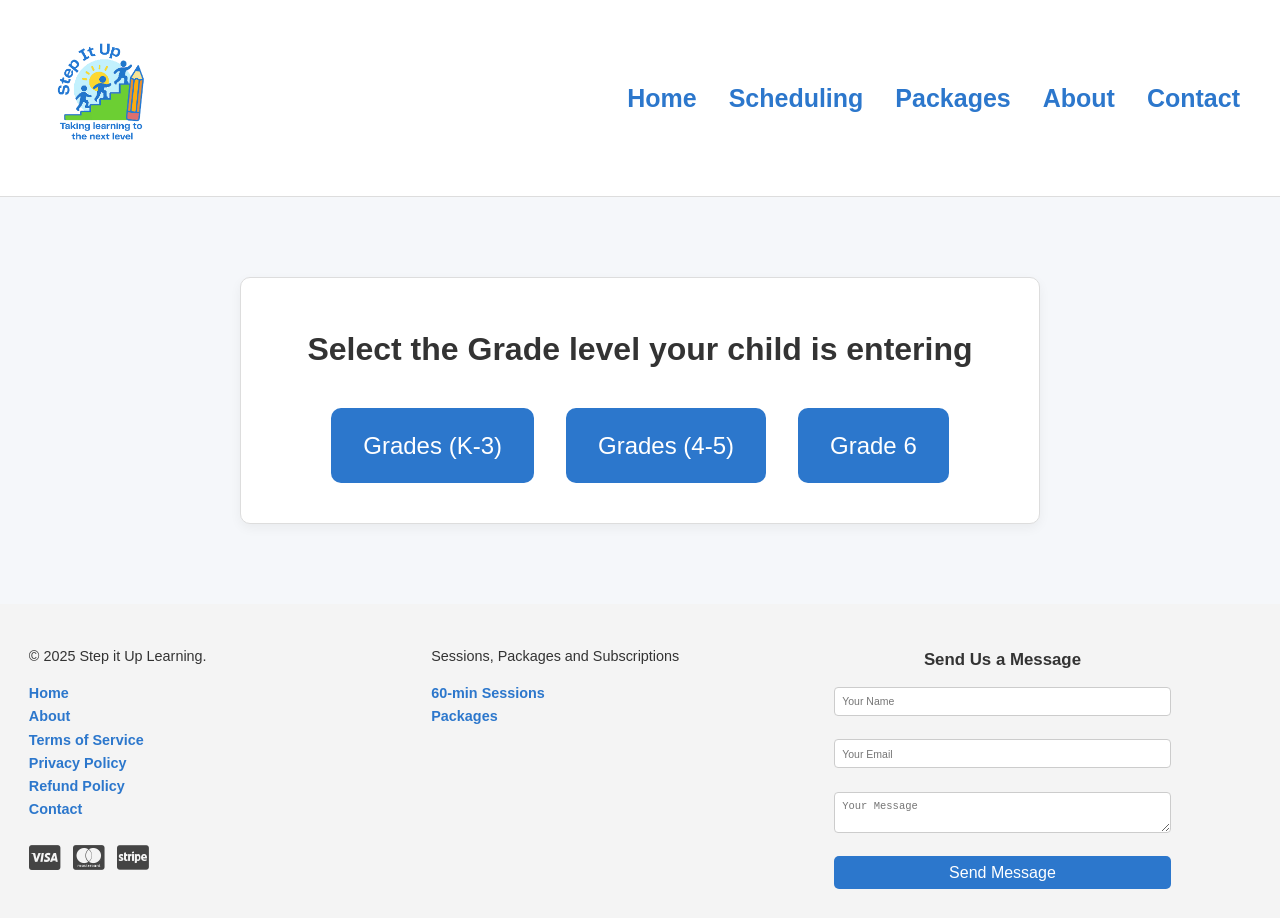
<file: index.html>
<!DOCTYPE html>
<html lang="en" class="preloader-lock">
<head>
<script>
  document.documentElement.classList.add('preloader-lock');
</script>
<link rel="stylesheet" href="https://cdnjs.cloudflare.com/ajax/libs/font-awesome/6.5.0/css/all.min.css">
  <meta charset="UTF-8" />
  <meta name="viewport" content="width=device-width, initial-scale=1.0"/>
  <title>Package Options</title>
  <link rel="stylesheet" href="style.css" />
  <script src="https://js.stripe.com/v3/"></script>
</head>
<body class="locked">
<div id="site-preloader" class="">
  <div class="preloader-spinner-wrapper">
    <div class="custom-spinner">
      <div></div>
    </div>
    <img src="assets/logo.png" alt="Step it Up Learning Logo" class="preloader-logo" />
  </div>
</div>
  <header>
    <a href="https://stepituplearning.ca/index"><img src="assets/logo.png" alt="Step it Up Learning Logo" class="logo" /></a>
    <button class="hamburger" onclick="toggleMenu()" data-ignore-preloader>☰</button>
    <nav id="nav-menu" class="nav">
      <ul>
        <li><a href="https://stepituplearning.ca/index">Home</a></li>
        <li><a href="https://booking.stepituplearning.ca">Scheduling</a></li>
        <li><a href="https://packages.stepituplearning.ca">Packages</a></li>
        <li><a href="https://stepituplearning.ca/pages/about">About</a></li>
        <li><a href="https://stepituplearning.ca/pages/contact">Contact</a></li>
      </ul>
    </nav>
  </header>

<main class="content">
  <h1 class="grade-select-title">Select the Grade level your child is entering</h1>
  <div class="grade-select-wrapper">
    <a class="grade-btn" href="packages-gr-k-3.html">Grades (K-3)</a>
    <a class="grade-btn" href="packages-gr-4-5.html">Grades (4-5)</a>
    <a class="grade-btn" href="packages-gr-6.html">Grade 6</a>
  </div>
</main>
<footer class="footer-flex">
<div class="footer-links">
<p>© 2025 Step it Up Learning.</p>
<a href="https://stepituplearning.ca/index">Home</a>
<a href="https://stepituplearning.ca/pages/about">About</a>
<a href="https://stepituplearning.ca/pages/terms-of-service">Terms of Service</a>
<a href="https://stepituplearning.ca/pages/privacy-policy">Privacy Policy</a>
<a href="https://stepituplearning.ca/pages/refund-policy">Refund Policy</a>
<a href="https://stepituplearning.ca/pages/contact">Contact</a>
<div class="footer-payment-icons">
  <i class="fab fa-cc-visa"></i>
  <i class="fab fa-cc-mastercard"></i>
  <i class="fab fa-cc-stripe"></i>
</div>
</div>
<div class="footer-links">
<p>Sessions, Packages and Subscriptions</p>
<a class="calcom-button" data-cal-link="rebeccamiller/60min" data-cal-namespace="60min" data-cal-config='{"layout":"month_view"}'>60-min Sessions</a>
<a href="https://packages.stepituplearning.ca/">Packages</a>
</div>
<div class="footer-contact-form">
    <h3>Send Us a Message</h3>
    <form id="contact-form" name="contact" method="POST" data-netlify="true" netlify-honeypot="bot-field">
      <input type="hidden" name="form-name" value="contact" />
      <input type="hidden" name="bot-field" />

      <input name="name" placeholder="Your Name" required type="text" />
      <input name="email" placeholder="Your Email" required type="email" />
      <textarea name="message" placeholder="Your Message" required></textarea>

      <button type="submit">Send Message</button>
    </form>
</div>
</footer>
<script src="scripts/preloader.js"></script>
<script src="scripts/client.js"></script>
<script src="scripts/calcom-60min.js"></script>
<script src="scripts/contact-form.js"></script>
<script>
  function toggleMenu() {
    const nav = document.getElementById("nav-menu");
    nav.classList.toggle("open");
  }
</script>
</body>
</html>
</file>
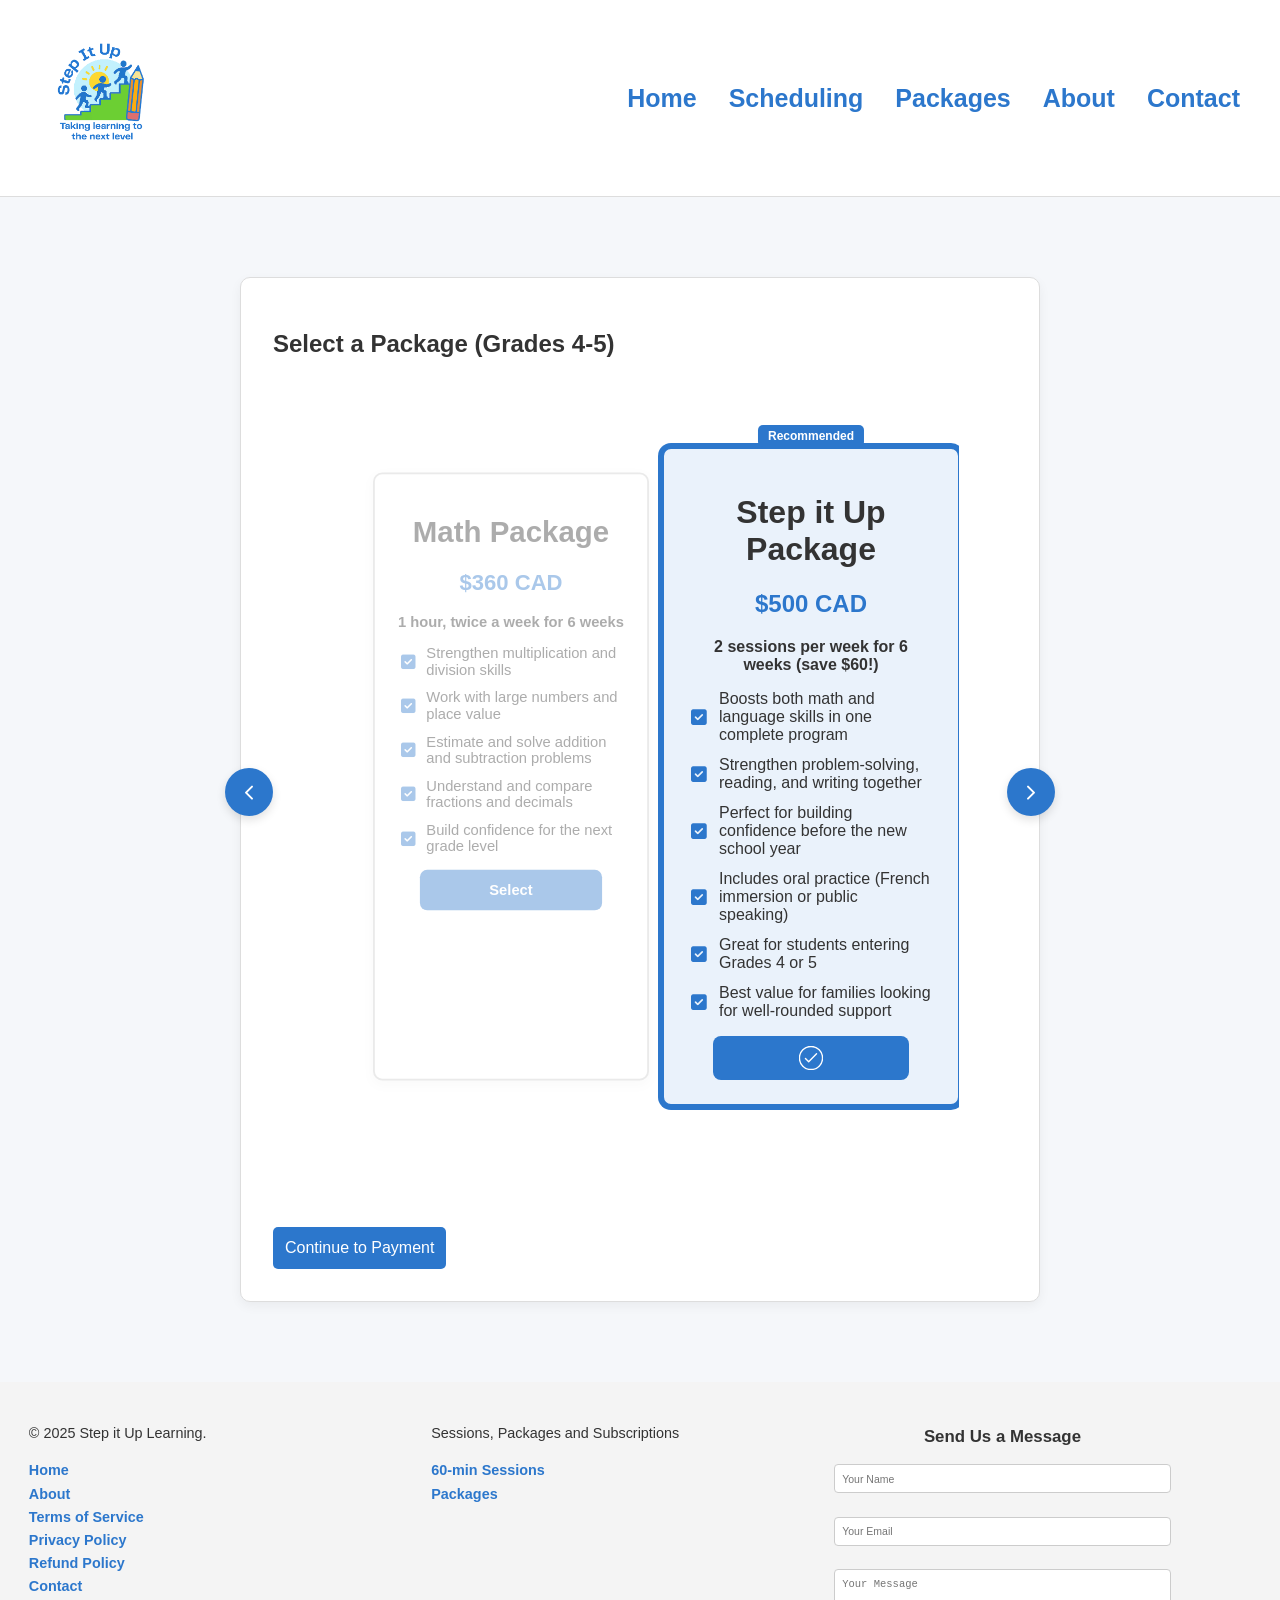
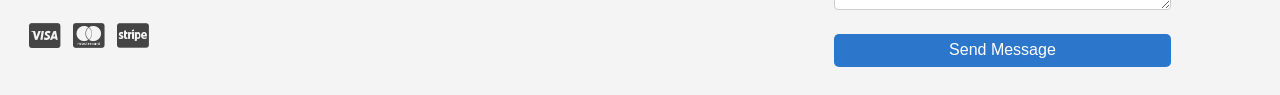
<file: packages-gr-4-5.html>
<!DOCTYPE html>
<html lang="en" class="preloader-lock">
<head>
<script>
  document.documentElement.classList.add('preloader-lock');
</script>
<link rel="stylesheet" href="https://cdnjs.cloudflare.com/ajax/libs/font-awesome/6.5.0/css/all.min.css">
  <meta charset="UTF-8" />
  <meta name="viewport" content="width=device-width, initial-scale=1.0"/>
  <title>Package Options</title>
  <link rel="stylesheet" href="style.css" />
  <script src="https://js.stripe.com/v3/"></script>
</head>
<body class="locked">
<div id="site-preloader" class="">
  <div class="preloader-spinner-wrapper">
    <div class="custom-spinner">
      <div></div>
    </div>
    <img src="assets/logo.png" alt="Step it Up Learning Logo" class="preloader-logo" />
  </div>
</div>
  <header>
    <a href="https://stepituplearning.ca/index"><img src="assets/logo.png" alt="Step it Up Learning Logo" class="logo" /></a>
    <button class="hamburger" onclick="toggleMenu()" data-ignore-preloader>☰</button>
    <nav id="nav-menu" class="nav">
      <ul>
        <li><a href="https://stepituplearning.ca/index">Home</a></li>
        <li><a href="https://booking.stepituplearning.ca">Scheduling</a></li>
        <li><a href="https://packages.stepituplearning.ca">Packages</a></li>
        <li><a href="https://stepituplearning.ca/pages/about">About</a></li>
        <li><a href="https://stepituplearning.ca/pages/contact">Contact</a></li>
      </ul>
    </nav>
  </header>

<main class="content">
  <h2>Select a Package (Grades 4-5)</h2>

  <div class="carousel-container">
    <button class="carousel-arrow left" aria-label="Scroll Left">
  <svg class="carousel-arrow-icon" width="24" height="24" viewBox="0 0 24 24" aria-hidden="true">
    <polyline points="15 18 9 12 15 6" fill="none" stroke="currentColor" stroke-width="2" stroke-linecap="round" stroke-linejoin="round"/>
  </svg>
</button>
    
    <div class="pricing-carousel"> 
    <div class="carousel-spacer"></div>
    <div class="pricing-cards">       	
        <!-- Math Package -->
        <div class="pricing-card" data-package="math-package-45" data-amount="36000">
          <h1>Math Package</h1>
          <h2>$360 CAD</h2>
          <p><strong>1 hour, twice a week for 6 weeks</strong></p>
          <ul>
  <li>Strengthen multiplication and division skills</li>
  <li>Work with large numbers and place value</li>
  <li>Estimate and solve addition and subtraction problems</li>
  <li>Understand and compare fractions and decimals</li>
  <li>Build confidence for the next grade level</li>
</ul>
          <button type="button" class="select-btn">
            <span class="select-label">Select</span>
            <span class="checkmark-wrapper">
              <svg class="checkmark" viewBox="0 0 52 52">
                <circle class="checkmark-circle" cx="26" cy="26" r="25" fill="none" />
                <path class="checkmark-check" fill="none" d="M14 27l7 7 17-17" />
              </svg>
            </span>
          </button>
        </div>

        <!-- Step it Up Package (Grades 4-5) (Recommended + Selected by default) -->
        <div class="pricing-card recommended selected" data-package="step-it-up-package-45" data-amount="50000">
          <div class="ribbon">Recommended</div>
          <h1>Step it Up Package</h1>
          <h2>$500 CAD</h2>
          <p><strong>2 sessions per week for 6 weeks (save $60!)</strong></p>
          <ul>
  <li>Boosts both math and language skills in one complete program</li>
  <li>Strengthen problem-solving, reading, and writing together</li>
  <li>Perfect for building confidence before the new school year</li>
  <li>Includes oral practice (French immersion or public speaking)</li>
  <li>Great for students entering Grades 4 or 5</li>
  <li>Best value for families looking for well-rounded support</li>
</ul>

          <button type="button" class="select-btn">
            <span class="select-label">Select</span>
            <span class="checkmark-wrapper">
              <svg class="checkmark" viewBox="0 0 52 52">
                <circle class="checkmark-circle" cx="26" cy="26" r="25" fill="none" />
                <path class="checkmark-check" fill="none" d="M14 27l7 7 17-17" />
              </svg>
            </span>
          </button>
        </div>

        <!-- Language Package -->
        <div class="pricing-card" data-package="language-package-45" data-amount="20000">
          <h1>Language Package</h1>
          <h2>$200 CAD</h2>
          <p><strong>1 hour a week for 6 weeks</strong></p>
          <ul>
  <li>Build reading fluency and comprehension</li>
  <li>Practice writing short and multi-paragraph texts</li>
  <li>Develop oral communication or public speaking skills</li>
  <li>Identify text types and main ideas</li>
  <li>Boost confidence for the next grade level</li>
</ul>
          <button type="button" class="select-btn">
            <span class="select-label">Select</span>
            <span class="checkmark-wrapper">
              <svg class="checkmark" viewBox="0 0 52 52">
                <circle class="checkmark-circle" cx="26" cy="26" r="25" fill="none" />
                <path class="checkmark-check" fill="none" d="M14 27l7 7 17-17" />
              </svg>
            </span>
          </button>
        </div>      
    </div> <!-- .pricing-cards --> 
    <div class="carousel-spacer"></div>      
    </div> <!-- .pricing-carousel -->

    <button class="carousel-arrow right" aria-label="Scroll Right">
  <svg class="carousel-arrow-icon" width="24" height="24" viewBox="0 0 24 24" aria-hidden="true">
    <polyline points="9 6 15 12 9 18" fill="none" stroke="currentColor" stroke-width="2" stroke-linecap="round" stroke-linejoin="round"/>
  </svg>
</button>
    <div class="carousel-dots" id="carousel-dots"></div>
  </div> <!-- .carousel-container -->

  <button id="submit">Continue to Payment</button>
  <div id="error-message"></div>
</main>

<footer class="footer-flex">
<div class="footer-links">
<p>© 2025 Step it Up Learning.</p>
<a href="https://stepituplearning.ca/index">Home</a>
<a href="https://stepituplearning.ca/pages/about">About</a>
<a href="https://stepituplearning.ca/pages/terms-of-service">Terms of Service</a>
<a href="https://stepituplearning.ca/pages/privacy-policy">Privacy Policy</a>
<a href="https://stepituplearning.ca/pages/refund-policy">Refund Policy</a>
<a href="https://stepituplearning.ca/pages/contact">Contact</a>
<div class="footer-payment-icons">
  <i class="fab fa-cc-visa"></i>
  <i class="fab fa-cc-mastercard"></i>
  <i class="fab fa-cc-stripe"></i>
</div>
</div>
<div class="footer-links">
<p>Sessions, Packages and Subscriptions</p>
<a class="calcom-button" data-cal-link="rebeccamiller/60min" data-cal-namespace="60min" data-cal-config='{"layout":"month_view"}'>60-min Sessions</a>
<a href="https://packages.stepituplearning.ca/">Packages</a>
</div>
<div class="footer-contact-form">
    <h3>Send Us a Message</h3>
    <form id="contact-form" name="contact" method="POST" data-netlify="true" netlify-honeypot="bot-field">
      <input type="hidden" name="form-name" value="contact" />
      <input type="hidden" name="bot-field" />

      <input name="name" placeholder="Your Name" required type="text" />
      <input name="email" placeholder="Your Email" required type="email" />
      <textarea name="message" placeholder="Your Message" required></textarea>

      <button type="submit">Send Message</button>
    </form>
</div>
</footer>
<script src="scripts/preloader.js"></script>
<script src="scripts/client.js"></script>
<script src="scripts/calcom-60min.js"></script>
<script src="scripts/contact-form.js"></script>
<script>
  function toggleMenu() {
    const nav = document.getElementById("nav-menu");
    nav.classList.toggle("open");
  }
</script>
</body>
</html>
</file>
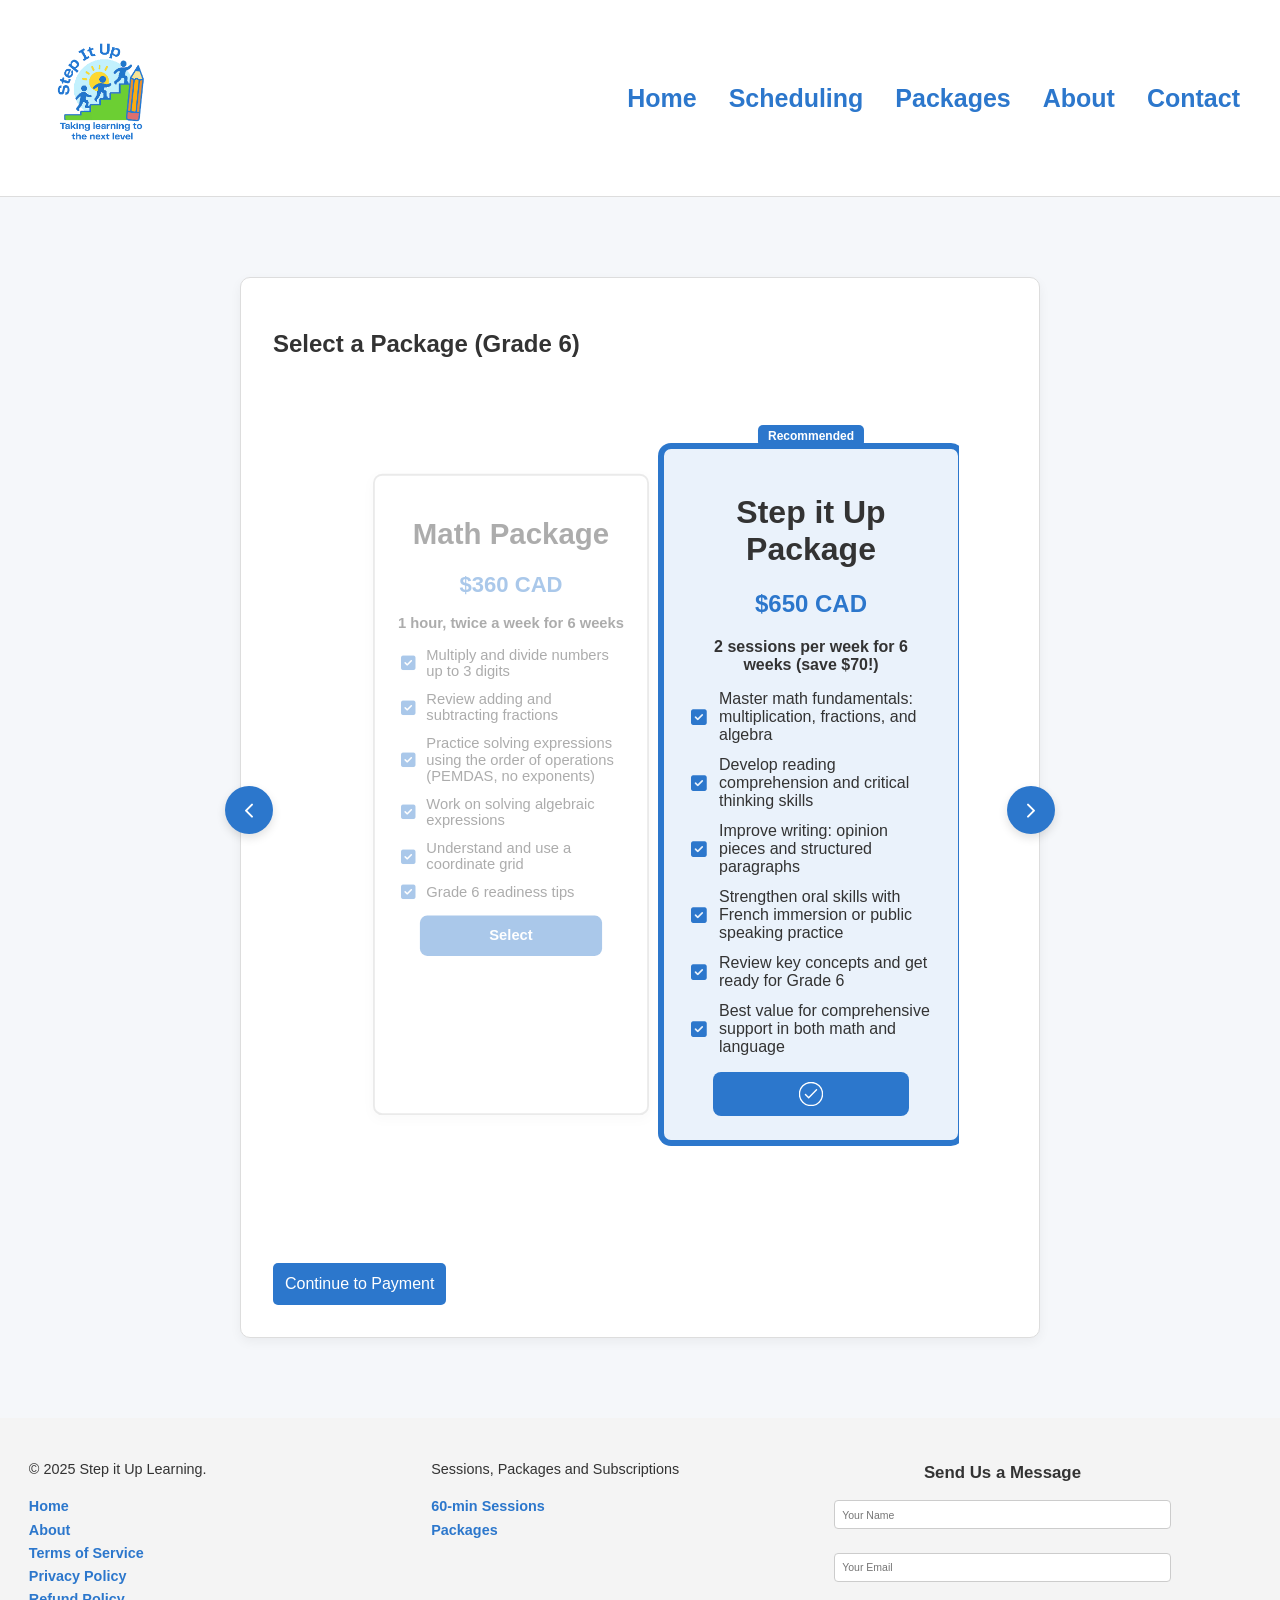
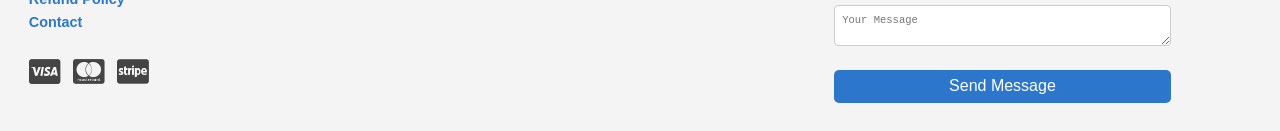
<file: packages-gr-6.html>
<!DOCTYPE html>
<html lang="en" class="preloader-lock">
<head>
<script>
  document.documentElement.classList.add('preloader-lock');
</script>
<link rel="stylesheet" href="https://cdnjs.cloudflare.com/ajax/libs/font-awesome/6.5.0/css/all.min.css">
  <meta charset="UTF-8" />
  <meta name="viewport" content="width=device-width, initial-scale=1.0"/>
  <title>Package Options</title>
  <link rel="stylesheet" href="style.css" />
  <script src="https://js.stripe.com/v3/"></script>
</head>
<body class="locked">
<div id="site-preloader" class="">
  <div class="preloader-spinner-wrapper">
    <div class="custom-spinner">
      <div></div>
    </div>
    <img src="assets/logo.png" alt="Step it Up Learning Logo" class="preloader-logo" />
  </div>
</div>
  <header>
    <a href="https://stepituplearning.ca/index"><img src="assets/logo.png" alt="Step it Up Learning Logo" class="logo" /></a>
    <button class="hamburger" onclick="toggleMenu()" data-ignore-preloader>☰</button>
    <nav id="nav-menu" class="nav">
      <ul>
        <li><a href="https://stepituplearning.ca/index">Home</a></li>
        <li><a href="https://booking.stepituplearning.ca">Scheduling</a></li>
        <li><a href="https://packages.stepituplearning.ca">Packages</a></li>
        <li><a href="https://stepituplearning.ca/pages/about">About</a></li>
        <li><a href="https://stepituplearning.ca/pages/contact">Contact</a></li>
      </ul>
    </nav>
  </header>

<main class="content">
  <h2>Select a Package (Grade 6)</h2>

  <div class="carousel-container">
    <button class="carousel-arrow left" aria-label="Scroll Left">
  <svg class="carousel-arrow-icon" width="24" height="24" viewBox="0 0 24 24" aria-hidden="true">
    <polyline points="15 18 9 12 15 6" fill="none" stroke="currentColor" stroke-width="2" stroke-linecap="round" stroke-linejoin="round"/>
  </svg>
</button>
    
    <div class="pricing-carousel"> 
    <div class="carousel-spacer"></div>
    <div class="pricing-cards">       	
        <!-- Math Package -->
        <div class="pricing-card" data-package="math-package-6" data-amount="36000">
          <h1>Math Package</h1>
          <h2>$360 CAD</h2>
          <p><strong>1 hour, twice a week for 6 weeks</strong></p>
<ul>
  <li>Multiply and divide numbers up to 3 digits</li>
  <li>Review adding and subtracting fractions</li>
  <li>Practice solving expressions using the order of operations (PEMDAS, no exponents)</li>
  <li>Work on solving algebraic expressions</li>
  <li>Understand and use a coordinate grid</li>
  <li>Grade 6 readiness tips</li>
</ul>
          <button type="button" class="select-btn">
            <span class="select-label">Select</span>
            <span class="checkmark-wrapper">
              <svg class="checkmark" viewBox="0 0 52 52">
                <circle class="checkmark-circle" cx="26" cy="26" r="25" fill="none" />
                <path class="checkmark-check" fill="none" d="M14 27l7 7 17-17" />
              </svg>
            </span>
          </button>
        </div>

        <!-- Step it Up Package (Grade 6) (Recommended + Selected by default) -->
        <div class="pricing-card recommended selected" data-package="step-it-up-package-6" data-amount="65000">
          <div class="ribbon">Recommended</div>
          <h1>Step it Up Package</h1>
          <h2>$650 CAD</h2>
          <p><strong>2 sessions per week for 6 weeks (save $70!)</strong></p>
<ul>
  <li>Master math fundamentals: multiplication, fractions, and algebra</li>
  <li>Develop reading comprehension and critical thinking skills</li>
  <li>Improve writing: opinion pieces and structured paragraphs</li>
  <li>Strengthen oral skills with French immersion or public speaking practice</li>
  <li>Review key concepts and get ready for Grade 6</li>
  <li>Best value for comprehensive support in both math and language</li>
</ul>

          <button type="button" class="select-btn">
            <span class="select-label">Select</span>
            <span class="checkmark-wrapper">
              <svg class="checkmark" viewBox="0 0 52 52">
                <circle class="checkmark-circle" cx="26" cy="26" r="25" fill="none" />
                <path class="checkmark-check" fill="none" d="M14 27l7 7 17-17" />
              </svg>
            </span>
          </button>
        </div>

        <!-- Language Package -->
        <div class="pricing-card" data-package="language-package-6" data-amount="36000">
          <h1>Language Package</h1>
          <h2>$360 CAD</h2>
          <p><strong>1 hour, twice a week for 6 weeks</strong></p>
<ul>
  <li>Practice reading comprehension strategies and inferring information</li>
  <li>Oral practice (French immersion) or public speaking practice</li>
  <li>Review types of texts and their structures</li>
  <li>Writing practice – expressing an opinion</li>
  <li>Attention aux anglicismes (French immersion)</li>
  <li>Grade 6 readiness tips</li>
</ul>

          <button type="button" class="select-btn">
            <span class="select-label">Select</span>
            <span class="checkmark-wrapper">
              <svg class="checkmark" viewBox="0 0 52 52">
                <circle class="checkmark-circle" cx="26" cy="26" r="25" fill="none" />
                <path class="checkmark-check" fill="none" d="M14 27l7 7 17-17" />
              </svg>
            </span>
          </button>
        </div>      
    </div> <!-- .pricing-cards --> 
    <div class="carousel-spacer"></div>      
    </div> <!-- .pricing-carousel -->

    <button class="carousel-arrow right" aria-label="Scroll Right">
  <svg class="carousel-arrow-icon" width="24" height="24" viewBox="0 0 24 24" aria-hidden="true">
    <polyline points="9 6 15 12 9 18" fill="none" stroke="currentColor" stroke-width="2" stroke-linecap="round" stroke-linejoin="round"/>
  </svg>
</button>
    <div class="carousel-dots" id="carousel-dots"></div>
  </div> <!-- .carousel-container -->

  <button id="submit">Continue to Payment</button>
  <div id="error-message"></div>
</main>

<footer class="footer-flex">
<div class="footer-links">
<p>© 2025 Step it Up Learning.</p>
<a href="https://stepituplearning.ca/index">Home</a>
<a href="https://stepituplearning.ca/pages/about">About</a>
<a href="https://stepituplearning.ca/pages/terms-of-service">Terms of Service</a>
<a href="https://stepituplearning.ca/pages/privacy-policy">Privacy Policy</a>
<a href="https://stepituplearning.ca/pages/refund-policy">Refund Policy</a>
<a href="https://stepituplearning.ca/pages/contact">Contact</a>
<div class="footer-payment-icons">
  <i class="fab fa-cc-visa"></i>
  <i class="fab fa-cc-mastercard"></i>
  <i class="fab fa-cc-stripe"></i>
</div>
</div>
<div class="footer-links">
<p>Sessions, Packages and Subscriptions</p>
<a class="calcom-button" data-cal-link="rebeccamiller/60min" data-cal-namespace="60min" data-cal-config='{"layout":"month_view"}'>60-min Sessions</a>
<a href="https://packages.stepituplearning.ca/">Packages</a>
</div>
<div class="footer-contact-form">
    <h3>Send Us a Message</h3>
    <form id="contact-form" name="contact" method="POST" data-netlify="true" netlify-honeypot="bot-field">
      <input type="hidden" name="form-name" value="contact" />
      <input type="hidden" name="bot-field" />

      <input name="name" placeholder="Your Name" required type="text" />
      <input name="email" placeholder="Your Email" required type="email" />
      <textarea name="message" placeholder="Your Message" required></textarea>

      <button type="submit">Send Message</button>
    </form>
</div>
</footer>
<script src="scripts/preloader.js"></script>
<script src="scripts/client.js"></script>
<script src="scripts/calcom-60min.js"></script>
<script src="scripts/contact-form.js"></script>
<script>
  function toggleMenu() {
    const nav = document.getElementById("nav-menu");
    nav.classList.toggle("open");
  }
</script>
</body>
</html>
</file>
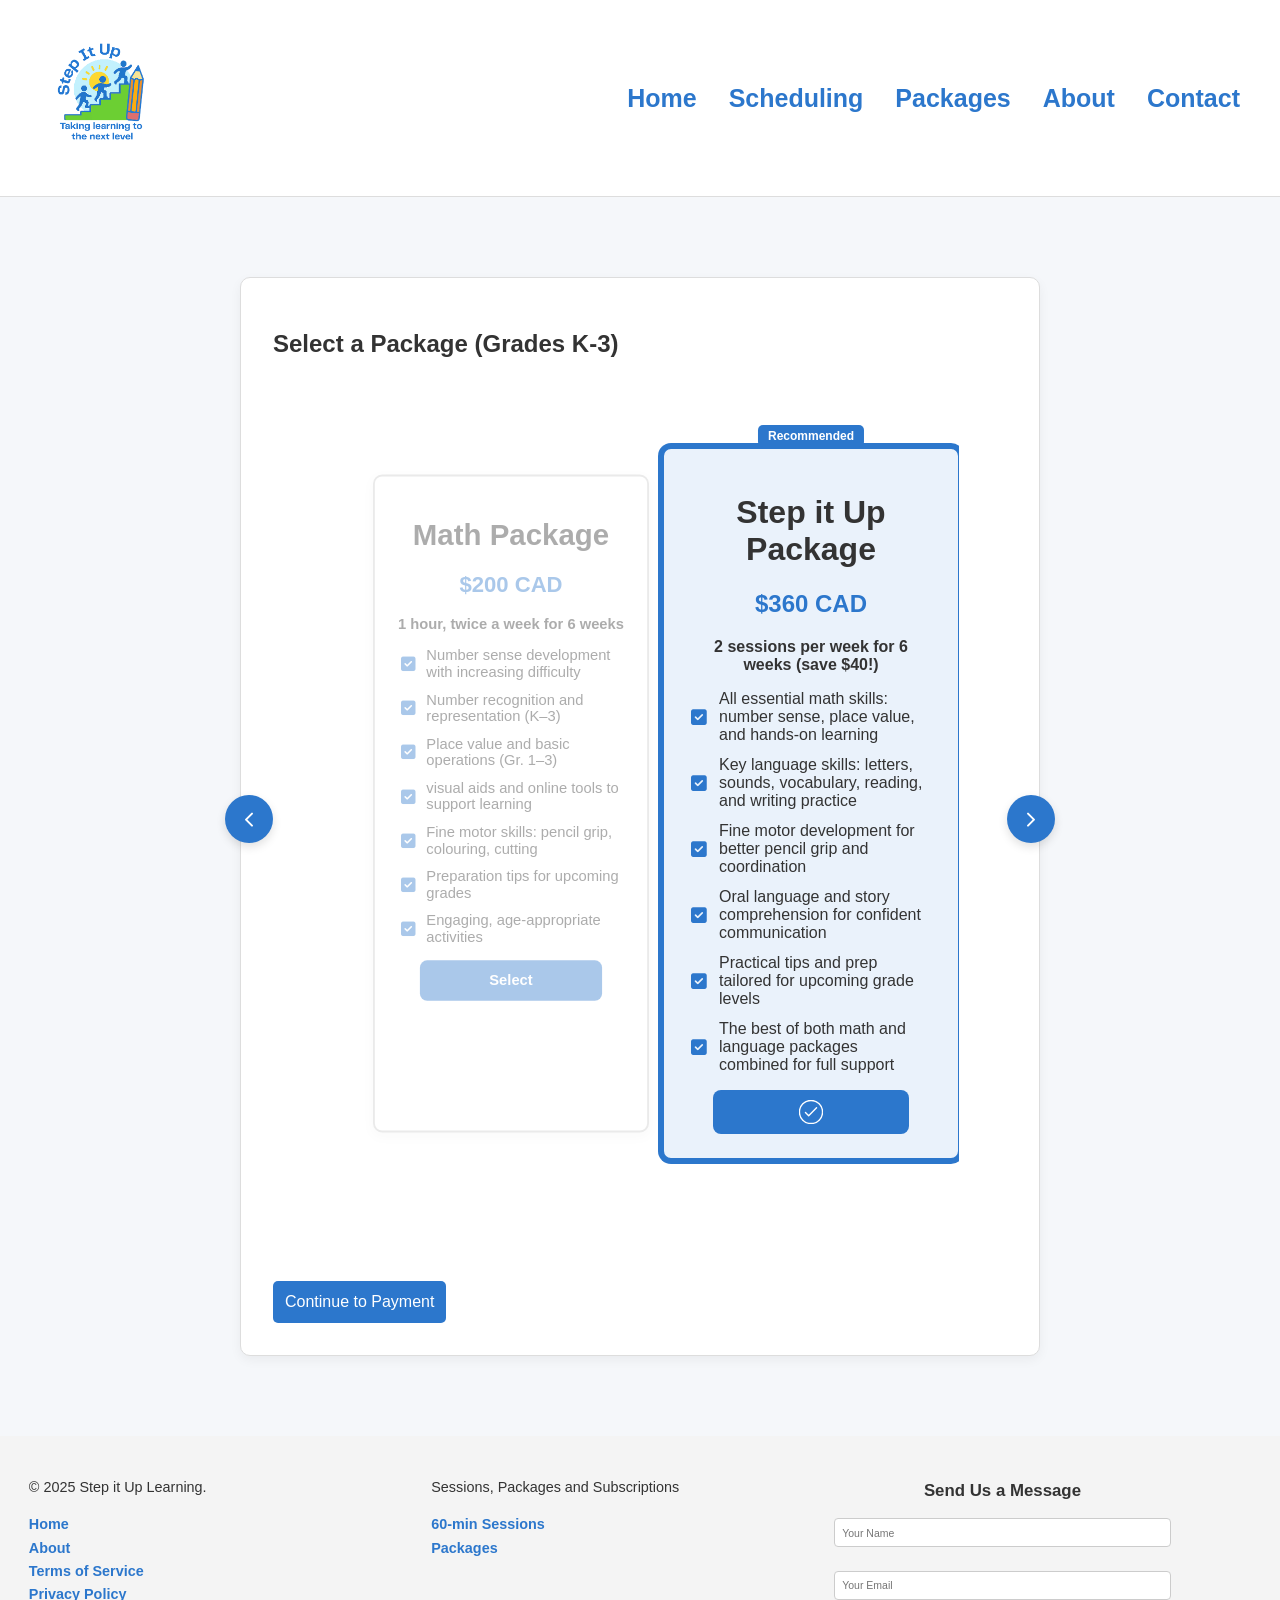
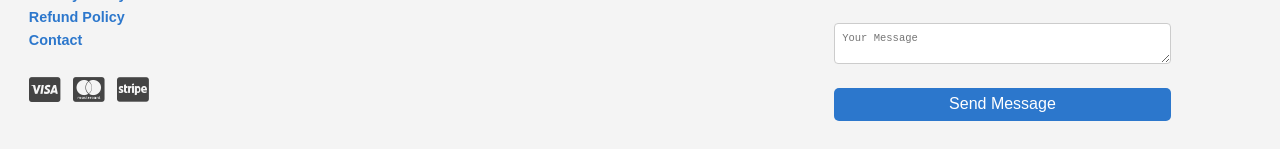
<file: packages-gr-k-3.html>
<!DOCTYPE html>
<html lang="en" class="preloader-lock">
<head>
<script>
  document.documentElement.classList.add('preloader-lock');
</script>
<link rel="stylesheet" href="https://cdnjs.cloudflare.com/ajax/libs/font-awesome/6.5.0/css/all.min.css">
  <meta charset="UTF-8" />
  <meta name="viewport" content="width=device-width, initial-scale=1.0"/>
  <title>Package Options</title>
  <link rel="stylesheet" href="style.css" />
  <script src="https://js.stripe.com/v3/"></script>
</head>
<body class="locked">
<div id="site-preloader" class="">
  <div class="preloader-spinner-wrapper">
    <div class="custom-spinner">
      <div></div>
    </div>
    <img src="assets/logo.png" alt="Step it Up Learning Logo" class="preloader-logo" />
  </div>
</div>
  <header>
    <a href="https://stepituplearning.ca/index"><img src="assets/logo.png" alt="Step it Up Learning Logo" class="logo" /></a>
    <button class="hamburger" onclick="toggleMenu()" data-ignore-preloader>☰</button>
    <nav id="nav-menu" class="nav">
      <ul>
        <li><a href="https://stepituplearning.ca/index">Home</a></li>
        <li><a href="https://booking.stepituplearning.ca">Scheduling</a></li>
        <li><a href="https://packages.stepituplearning.ca">Packages</a></li>
        <li><a href="https://stepituplearning.ca/pages/about">About</a></li>
        <li><a href="https://stepituplearning.ca/pages/contact">Contact</a></li>
      </ul>
    </nav>
  </header>

<main class="content">
  <h2>Select a Package (Grades K-3)</h2>

  <div class="carousel-container">
    <button class="carousel-arrow left" aria-label="Scroll Left">
  <svg class="carousel-arrow-icon" width="24" height="24" viewBox="0 0 24 24" aria-hidden="true">
    <polyline points="15 18 9 12 15 6" fill="none" stroke="currentColor" stroke-width="2" stroke-linecap="round" stroke-linejoin="round"/>
  </svg>
</button>
    
    <div class="pricing-carousel"> 
    <div class="carousel-spacer"></div>
    <div class="pricing-cards">       	
        <!-- Math Package -->
        <div class="pricing-card" data-package="math-package-k3" data-amount="20000">
          <h1>Math Package</h1>
          <h2>$200 CAD</h2>
          <p><strong>1 hour, twice a week for 6 weeks</strong></p>
          <ul>
  <li>Number sense development with increasing difficulty</li>
  <li>Number recognition and representation (K–3)</li>
  <li>Place value and basic operations (Gr. 1–3)</li>
  <li>visual aids and online tools to support learning</li>
  <li>Fine motor skills: pencil grip, colouring, cutting</li>
  <li>Preparation tips for upcoming grades</li>
  <li>Engaging, age-appropriate activities</li>
</ul>
          <button type="button" class="select-btn">
            <span class="select-label">Select</span>
            <span class="checkmark-wrapper">
              <svg class="checkmark" viewBox="0 0 52 52">
                <circle class="checkmark-circle" cx="26" cy="26" r="25" fill="none" />
                <path class="checkmark-check" fill="none" d="M14 27l7 7 17-17" />
              </svg>
            </span>
          </button>
        </div>

        <!-- Step it Up Package (Grades K-3) (Recommended + Selected by default) -->
        <div class="pricing-card recommended selected" data-package="step-it-up-package-k3" data-amount="36000">
          <div class="ribbon">Recommended</div>
          <h1>Step it Up Package</h1>
          <h2>$360 CAD</h2>
          <p><strong>2 sessions per week for 6 weeks (save $40!)</strong></p>
          <ul>
  <li>All essential math skills: number sense, place value, and hands-on learning</li>
  <li>Key language skills: letters, sounds, vocabulary, reading, and writing practice</li>
  <li>Fine motor development for better pencil grip and coordination</li>
  <li>Oral language and story comprehension for confident communication</li>
  <li>Practical tips and prep tailored for upcoming grade levels</li>
  <li>The best of both math and language packages combined for full support</li>
</ul>

          <button type="button" class="select-btn">
            <span class="select-label">Select</span>
            <span class="checkmark-wrapper">
              <svg class="checkmark" viewBox="0 0 52 52">
                <circle class="checkmark-circle" cx="26" cy="26" r="25" fill="none" />
                <path class="checkmark-check" fill="none" d="M14 27l7 7 17-17" />
              </svg>
            </span>
          </button>
        </div>

        <!-- Language Package -->
        <div class="pricing-card" data-package="language-package-k3" data-amount="20000">
          <h1>Language Package</h1>
          <h2>$200 CAD</h2>
          <p><strong>1 hour a week for 6 weeks</strong></p>
          <ul>
  <li>Building vocabulary and word recognition</li>
  <li>Developing listening and speaking skills</li>
  <li>Early reading and comprehension strategies</li>
  <li>Phonics and sound awareness</li>
  <li>Writing practice and fine motor skills</li>
  <li>Confidence-building activities</li>
  <li>Preparation for classroom success</li>
</ul>

          <button type="button" class="select-btn">
            <span class="select-label">Select</span>
            <span class="checkmark-wrapper">
              <svg class="checkmark" viewBox="0 0 52 52">
                <circle class="checkmark-circle" cx="26" cy="26" r="25" fill="none" />
                <path class="checkmark-check" fill="none" d="M14 27l7 7 17-17" />
              </svg>
            </span>
          </button>
        </div>      
    </div> <!-- .pricing-cards --> 
    <div class="carousel-spacer"></div>      
    </div> <!-- .pricing-carousel -->

    <button class="carousel-arrow right" aria-label="Scroll Right">
  <svg class="carousel-arrow-icon" width="24" height="24" viewBox="0 0 24 24" aria-hidden="true">
    <polyline points="9 6 15 12 9 18" fill="none" stroke="currentColor" stroke-width="2" stroke-linecap="round" stroke-linejoin="round"/>
  </svg>
</button>
    <div class="carousel-dots" id="carousel-dots"></div>
  </div> <!-- .carousel-container -->

  <button id="submit">Continue to Payment</button>
  <div id="error-message"></div>
</main>

<footer class="footer-flex">
<div class="footer-links">
<p>© 2025 Step it Up Learning.</p>
<a href="https://stepituplearning.ca/index">Home</a>
<a href="https://stepituplearning.ca/pages/about">About</a>
<a href="https://stepituplearning.ca/pages/terms-of-service">Terms of Service</a>
<a href="https://stepituplearning.ca/pages/privacy-policy">Privacy Policy</a>
<a href="https://stepituplearning.ca/pages/refund-policy">Refund Policy</a>
<a href="https://stepituplearning.ca/pages/contact">Contact</a>
<div class="footer-payment-icons">
  <i class="fab fa-cc-visa"></i>
  <i class="fab fa-cc-mastercard"></i>
  <i class="fab fa-cc-stripe"></i>
</div>
</div>
<div class="footer-links">
<p>Sessions, Packages and Subscriptions</p>
<a class="calcom-button" data-cal-link="rebeccamiller/60min" data-cal-namespace="60min" data-cal-config='{"layout":"month_view"}'>60-min Sessions</a>
<a href="https://packages.stepituplearning.ca/">Packages</a>
</div>
<div class="footer-contact-form">
    <h3>Send Us a Message</h3>
    <form id="contact-form" name="contact" method="POST" data-netlify="true" netlify-honeypot="bot-field">
      <input type="hidden" name="form-name" value="contact" />
      <input type="hidden" name="bot-field" />

      <input name="name" placeholder="Your Name" required type="text" />
      <input name="email" placeholder="Your Email" required type="email" />
      <textarea name="message" placeholder="Your Message" required></textarea>

      <button type="submit">Send Message</button>
    </form>
</div>
</footer>
<script src="scripts/preloader.js"></script>
<script src="scripts/client.js"></script>
<script src="scripts/calcom-60min.js"></script>
<script src="scripts/contact-form.js"></script>
<script>
  function toggleMenu() {
    const nav = document.getElementById("nav-menu");
    nav.classList.toggle("open");
  }
</script>
</body>
</html>
</file>
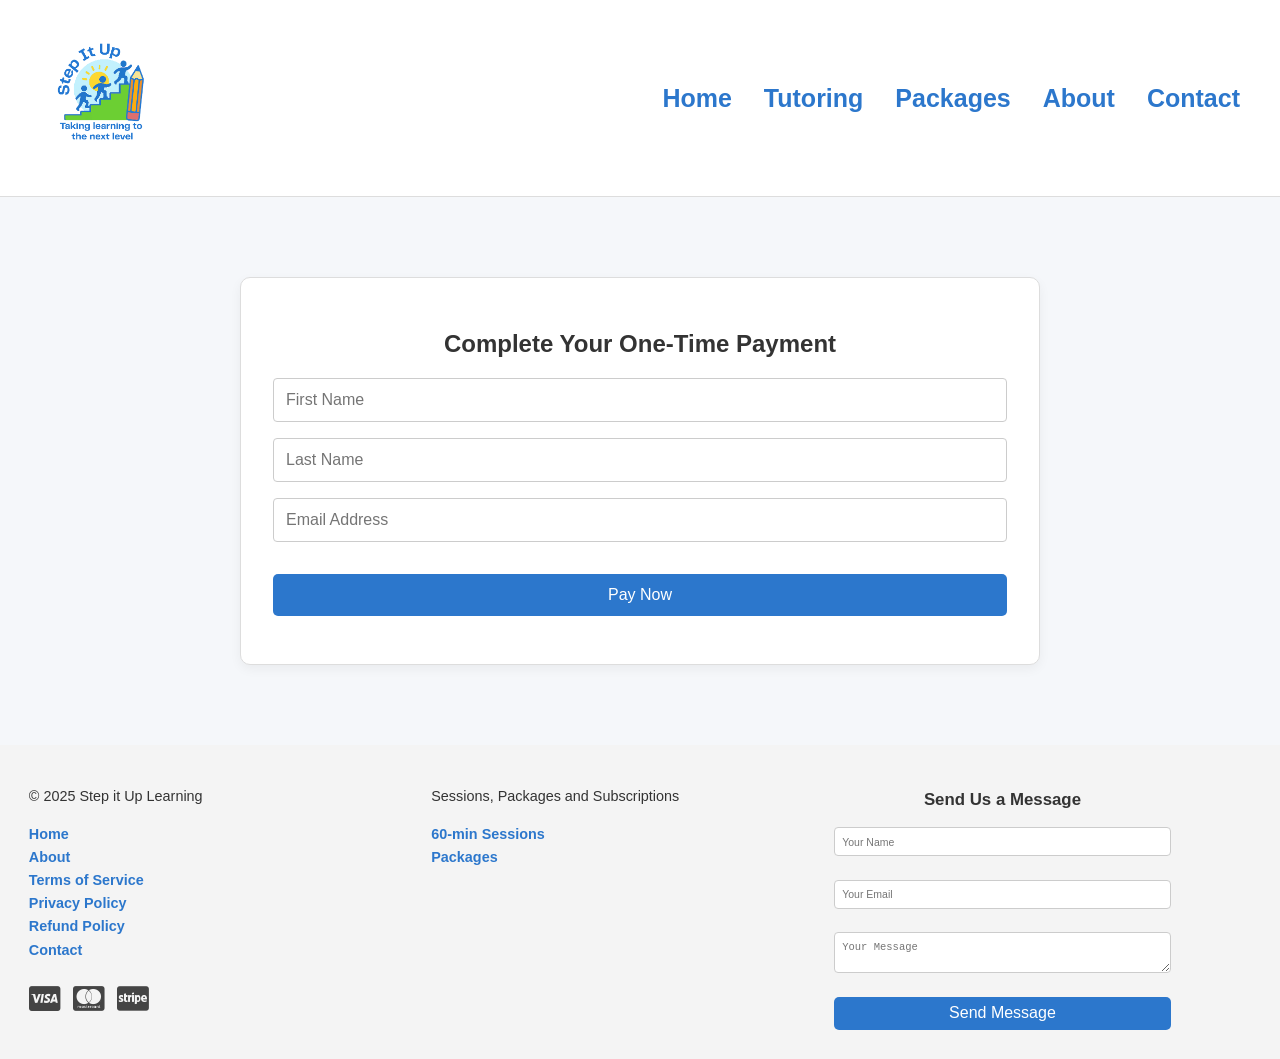
<file: pages/checkout.html>
<!DOCTYPE html>
<html lang="en" class="preloader-lock">
<head>
<script>
  document.documentElement.classList.add('preloader-lock');
</script>
<link rel="stylesheet" href="https://cdnjs.cloudflare.com/ajax/libs/font-awesome/6.5.0/css/all.min.css">
  <meta charset="UTF-8" />
  <meta name="viewport" content="width=device-width, initial-scale=1.0"/>
  <title>Package Options</title>
  <link rel="stylesheet" href="../style.css" />
</head>
<body class="locked">
<div id="site-preloader" class="">
  <div class="preloader-spinner-wrapper">
    <div class="custom-spinner">
      <div></div>
    </div>
    <img src="../assets/logo.png" alt="Step it Up Learning Logo" class="preloader-logo" />
  </div>
</div>
  <header>
    <a href="https://stepituplearning.ca/index"><img src="../assets/logo.png" alt="Step it Up Learning Logo" class="logo" /></a>
    <button class="hamburger" onclick="toggleMenu()" data-ignore-preloader>☰</button>
    <nav id="nav-menu" class="nav">
      <ul>
        <li><a href="https://stepituplearning.ca/index">Home</a></li>
        <li><a href="https://booking.stepituplearning.ca">Tutoring</a></li>
        <li><a href="https://packages.stepituplearning.ca">Packages</a></li>
        <li><a href="https://stepituplearning.ca/pages/about">About</a></li>
        <li><a href="https://stepituplearning.ca/pages/contact">Contact</a></li>
      </ul>
    </nav>
  </header>

<main class="content" style="text-align: center;">
    <h2>Complete Your One-Time Payment</h2>
<form id="payment-form">
  <input type="text" id="first-name" placeholder="First Name" required />
  <input type="text" id="last-name" placeholder="Last Name" required />
  <input type="email" id="email" placeholder="Email Address" required />

  <div id="payment-element"></div>

  <button type="submit" id="submit">Pay Now</button>
  <div id="error-message"></div>
</form>
</main>

<footer class="footer-flex">
<div class="footer-links">
<p>© 2025 Step it Up Learning</p>
<a href="https://stepituplearning.ca/index">Home</a>
<a href="https://stepituplearning.ca/pages/about">About</a>
<a href="https://stepituplearning.ca/pages/terms-of-service">Terms of Service</a>
<a href="https://stepituplearning.ca/pages/privacy-policy">Privacy Policy</a>
<a href="https://stepituplearning.ca/pages/refund-policy">Refund Policy</a>
<a href="https://stepituplearning.ca/pages/contact">Contact</a>
<div class="footer-payment-icons">
  <i class="fab fa-cc-visa"></i>
  <i class="fab fa-cc-mastercard"></i>
  <i class="fab fa-cc-stripe"></i>
</div>
</div>
<div class="footer-links">
<p>Sessions, Packages and Subscriptions</p>
<a class="calcom-button" data-cal-link="rebeccamiller/60min" data-cal-namespace="60min" data-cal-config='{"layout":"month_view"}'>60-min Sessions</a>
<a href="https://packages.stepituplearning.ca/">Packages</a>
</div>
<div class="footer-contact-form">
    <h3>Send Us a Message</h3>
    <form id="contact-form" name="contact" method="POST" data-netlify="true" netlify-honeypot="bot-field">
      <input type="hidden" name="form-name" value="contact" />
      <input type="hidden" name="bot-field" />

      <input name="name" placeholder="Your Name" required type="text" />
      <input name="email" placeholder="Your Email" required type="email" />
      <textarea name="message" placeholder="Your Message" required></textarea>

      <button type="submit">Send Message</button>
    </form>
</div>
</footer>
<script src="../scripts/preloader.js"></script>
<script src="../scripts/calcom-60min.js"></script>
<script src="../scripts/contact-form.js"></script>
<script src="https://js.stripe.com/v3/"></script>
<script src="../scripts/checkout.js"></script>
<script>
  function toggleMenu() {
    const nav = document.getElementById("nav-menu");
    nav.classList.toggle("open");
  }
</script>
</body>
</html>
</file>
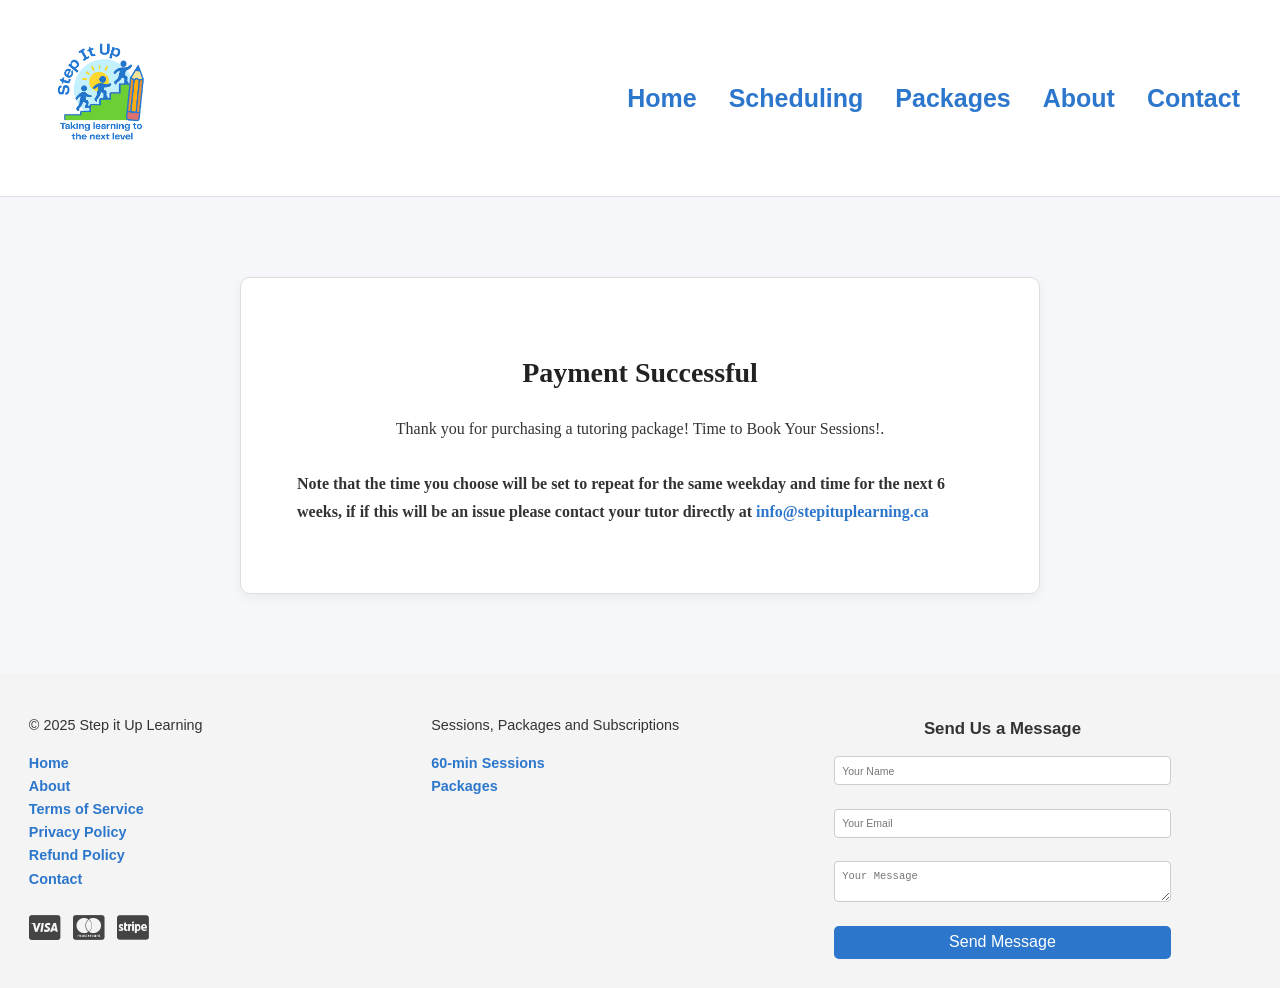
<file: pages/success.html>
<!DOCTYPE html>
<html lang="en" class="preloader-lock">
<head>
<script>
  document.documentElement.classList.add('preloader-lock');
</script> 
<link rel="stylesheet" href="https://cdnjs.cloudflare.com/ajax/libs/font-awesome/6.5.0/css/all.min.css">
  <meta charset="UTF-8" />
  <meta name="viewport" content="width=device-width, initial-scale=1.0" />
  <title>Payment Succeeded</title>
  <link rel="stylesheet" href="../style.css" />
</head>
<body class="locked">
<div id="site-preloader" class="">
  <div class="preloader-spinner-wrapper">
    <div class="custom-spinner">
      <div></div>
    </div>
    <img src="../assets/logo.png" alt="RM Tutoring Services Logo" class="preloader-logo" />
  </div>
</div> 
<header class="sticky">
<a href="https://rmtutoringservices.com/index"><img alt="RM Tutoring Services Logo" class="logo" src="../assets/logo.png"/></a>
<button class="hamburger" onclick="toggleMenu()" data-ignore-preloader>☰</button>
<nav id="nav-menu">
<ul>
<li><a href="https://rmtutoringservices.com/index">Home</a></li>
<li><a href="https://scheduling.rmtutoringservices.com">Scheduling</a></li>
<li><a href="https://packages.rmtutoringservices.com">Packages</a></li>
<li><a href="https://rmtutoringservices.com/pages/about">About</a></li>
<li><a href="https://rmtutoringservices.com/pages/contact">Contact</a></li>
</ul>
</nav>
</header>

  <main class="content">
    <div class="refund-policy" style="display: flex; flex-direction: column; justify-content: center; align-items: center;">
    <h2>Payment Successful</h2>
    <p>Thank you for purchasing a tutoring package! Time to Book Your Sessions!. </p>
    <p><strong>Note that the time you choose will be set to repeat for the same weekday and time for the next 6 weeks, if if this will be an issue please contact your tutor directly at <a href="mailto:info@stepituplearning.ca">info@stepituplearning.ca</a></strong></p>
    </div>
<div style="width:100%;height:100%;overflow:scroll" id="my-cal-inline"></div>
  </main>

<footer class="footer-flex">
<div class="footer-links">
<p>© 2025 Step it Up Learning</p>
<a href="https://stepituplearning.ca/index">Home</a>
<a href="https://stepituplearning.ca/pages/about">About</a>
<a href="https://stepituplearning.ca/pages/terms-of-service">Terms of Service</a>
<a href="https://stepituplearning.ca/pages/privacy-policy">Privacy Policy</a>
<a href="https://stepituplearning.ca/pages/refund-policy">Refund Policy</a>
<a href="https://stepituplearning.ca/pages/contact">Contact</a>
<div class="footer-payment-icons">
  <i class="fab fa-cc-visa"></i>
  <i class="fab fa-cc-mastercard"></i>
  <i class="fab fa-cc-stripe"></i>
</div>
</div>
<div class="footer-links">
<p>Sessions, Packages and Subscriptions</p>
<a class="calcom-button" data-cal-link="rebeccamiller/60min" data-cal-namespace="60min" data-cal-config='{"layout":"month_view"}'>60-min Sessions</a>
<a href="https://packages.stepituplearning.ca/">Packages</a>
</div>
<div class="footer-contact-form">
    <h3>Send Us a Message</h3>
    <form id="contact-form" name="contact" method="POST" data-netlify="true" netlify-honeypot="bot-field">
      <input type="hidden" name="form-name" value="contact" />
      <input type="hidden" name="bot-field" />

      <input name="name" placeholder="Your Name" required type="text" />
      <input name="email" placeholder="Your Email" required type="email" />
      <textarea name="message" placeholder="Your Message" required></textarea>

      <button type="submit">Send Message</button>
    </form>
</div>
</footer>
<script src="../scripts/preloader.js"></script>
<script src="../scripts/calcom-60min.js"></script>
<script src="../scripts/calcom-60min-package.js"></script>
<script src="../scripts/contact-form.js"></script>
  <script>
  function toggleMenu() {
    const nav = document.getElementById("nav-menu");
    nav.classList.toggle("open");
  }
</script>
</body>
</html>
</file>
<file: style.css>
:root {
  --primary: #ffffff;
  --accent: #7fc571;
  --bg: #f5f7fa;
  --text: #333;
  --hover-bg: #4d8fe0;
  --hover-accent: #ffffff;
}

* {
  box-sizing: border-box;
}
html, body {
  margin: 0;
  padding: 0;
  font-family: sans-serif;
  background: var(--bg);
  color: var(--text);
  min-height: 100vh;
}

/* Hide main content while locked */
body.locked main,
body:not(.unlocked) main {
  display: none !important;
}

/* Show and animate after unlock */
body.unlocked main {
  display: block;
}
body.unlocked .page-content {
  animation: fadeIn 0.5s ease-in forwards;
}

@keyframes fadeIn {
  from { opacity: 0; }
  to { opacity: 1; }
}

header {
  background-color: var(--primary);
  padding: 1rem 2rem;
  display: flex;
  align-items: center;
  justify-content: space-between;
  position: sticky;
  top: 0;
  z-index: 999;
  border-bottom: 1px solid #ddd;
}

.logo {
  height: 160px;
  transition: transform 0.3s ease, filter 0.3s ease;
}
.logo:hover {
  transform: scale(1.1);
  filter: brightness(1.2);
}

nav ul {
  list-style: none;
  display: flex;
  gap: 1rem;
  flex-wrap: wrap;
  padding: 0;
  margin: 0;
}
nav ul li a {
  text-decoration: none;
  font-weight: bold;
  padding: 0.5rem;
  border-radius: 4px;
  transition: background-color 0.3s ease;
  font-size: 25px;
  font-family: sans-serif;
  color: #2c77cc
}
nav ul li a:hover {
  background-color: #f0f0f0;
}

.hero {
  padding: 4rem 2rem;
  text-align: center;
}

.content {
  position: relative;
  padding: 2rem;
  margin: 5rem auto;
  max-width: 800px;
  background-color: white;
  border-radius: 10px;
  box-shadow: 0 4px 12px rgba(0, 0, 0, 0.05);
  border: 1px solid #ddd; /* adds a subtle consistent border */
  box-sizing: border-box;
  width: calc(100% - 2rem); /* adds breathing room on smaller screens */
}


form {
  display: flex;
  flex-direction: column;
  gap: 1rem;
}

input, textarea {
  padding: 0.75rem;
  border-radius: 4px;
  border: 1px solid #ccc;
  font-size: 1rem;
  transition: border-color 0.3s ease, box-shadow 0.3s ease;
}

input:focus, textarea:focus {
  border-color: #2c77cc;
  box-shadow: 0 0 5px rgba(47, 20, 68, 0.3);
  outline: none;
}

button {
  font-family: sans-serif;
  padding: 0.75rem;
  background-color: #2c77cc;
  color: white;
  border: none;
  border-radius: 5px;
  font-size: 1rem;
  cursor: pointer;
  transition: all 0.4s ease;
}

button:hover {
  background-color: #4d8fe0;
  transform: translateY(-2px) scale(1.03);
  color: white;
}
a.button {
  display: inline-block;
  padding: 0.75rem 1.5rem;
  background-color: #2c77cc;
  color: white;
  border-radius: 5px;
  font-size: 1rem;
  text-decoration: none;
  font-weight: bold;
  transition: all 0.3s ease;
}

a.button:hover {
  background-color: #4d8fe0;
  transform: translateY(-2px) scale(1.03);
  color: white;
}


footer {
  text-align: center;
  padding: 1rem;
  background-color: #eee;
  font-size: 0.9rem;
  margin-top: 3rem;
}

.footer-links {
  flex: 1 1 300px;
  display: flex;
  flex-direction: column;
  gap: 0.5em;
}

.footer-links a,
.footer-links a:link,
.footer-links a:visited,
.footer-links a:active {
  color: #2c77cc;
  text-decoration: none;
  font-weight: bold;
  transition: all 0.3s ease;
}

.footer-links a:hover {
  color: var(--hover-bg);
  transform: scale(1.05);
}

@media (max-width: 600px) {
  .footer-links {
    flex-direction: column;
    align-items: center;
  }
}
.info-box {
  padding: 2rem;
  border: 1px solid #ddd;
  background-color: white;
  border-radius: 10px;
  box-shadow: 0 4px 12px rgba(0,0,0,0.05);
  box-sizing: border-box;
  margin-top: 2rem;
}

.about-box {
  display: flex;
  align-items: center;
  gap: 1.5rem;
  margin-bottom: 1.5rem;
  flex-wrap: wrap;
}

.profile-pic {
  width: 120px;
  height: 120px;
  border-radius: 50%;
  object-fit: cover;
  flex-shrink: 0;
  border: 3px solid #ccc;
}

.info-box h3 {
  margin-top: 1.5rem;
  color: #2f1444;
}

.info-box ul {
  list-style-type: disc;
  padding-left: 1.5rem;
  margin-bottom: 1rem;
}
/* === Hamburger Button Styling === */
.hamburger {
  display: none;
  align-items: center;
  justify-content: center;
  height: 40px;
  width: 40px;
  font-size: 24px;
  line-height: 1;
  padding: 0;
  background: none;
  border: none;
  color: #2f1444;
  cursor: pointer;
  border-radius: 6px;
  transition: background-color 0.3s ease, color 0.3s ease;
}

.hamburger:hover {
  background-color: #2c77cc;
  color: white;
}
@media (max-width: 768px) {
  .hamburger {
    display: block;
  }

  nav {
    max-height: 0;
    overflow: hidden;
    transition: max-height 0.4s ease, padding 0.3s ease;
    width: 100%;
  }

  nav.open {
    max-height: 500px; /* adjust if needed */
    padding-bottom: 1rem;
  }

  nav ul {
    flex-direction: column;
    align-items: flex-start;
    padding: 1rem;
    margin: 0;
  }

  nav ul li {
    width: 100%;
  }

  nav ul li a {
    display: block;
    width: 100%;
    padding: 1rem 0;
    border-bottom: 1px solid #ddd;
    text-align: left;
  }

  header {
    flex-wrap: wrap;
  }
}
.footer-contact-form {
  flex: 1 1 225px;               /* 75% of 300px */
  max-width: 337.5px;            /* 75% of 450px */
  background: transparent;
  padding: 0;
}

.footer-contact-form input,
.footer-contact-form textarea {
  width: 100%;
  margin-bottom: 7.5px;          /* 75% of 10px */
  padding: 7.5px;                /* 75% of 10px */
  font-size: 10.5px;             /* 75% of 14px */
  border: 1px solid #ccc;
  border-radius: 4px;
}

.footer-contact-form button {
  font-family: sans-serif;
  width: 100%;
  padding: 7.5px;                /* 75% of 10px */
  background-color: #2c77cc;
  color: white;
  border: none;
  border-radius: 5px;
  transition: 0.3s ease-in-out;
}

.footer-contact-form button:hover {
  background-color: #4d8fe0;
}

.footer-flex {
  display: flex;
  flex-wrap: wrap;
  justify-content: space-between;
  align-items: flex-start;
  gap: 2em;
  padding: 2em;
  background: #f4f4f4;
}

.footer-links {
  flex: 1 1 200px;
  display: flex;
  flex-direction: column;
  align-items: flex-start;
  gap: 0.5em;
  cursor: pointer;
}

@media (max-width: 768px) {
  .footer-flex {
    flex-direction: column;
    align-items: center;
  }

  .footer-links {
    width: 100%;
    max-width: 500px;
    align-items: center;
    text-align: center;
  }

  .footer-contact-form {
    width: 100%;
    max-width: 375px; /* 75% of 500px */
  }
}
@media (min-width: 769px) {
  .footer-contact-form {
    margin-right: 80px; /* or 120px depending on how far you want it */
  }
}
.footer-payment-icons {
  display: flex;
  gap: 12px;
  font-size: 28px;
  justify-content: center;
  margin-top: 20px;
}

.footer-payment-icons i {
  color: #444;
}


/* Preloader covers entire screen */
#site-preloader {
  position: fixed;
  inset: 0;
  background-color: #edf8f1;
  display: flex;
  justify-content: center;
  align-items: center;
  z-index: 9999;
  opacity: 0;
  transition: opacity 250ms ease;
  pointer-events: none;
}

#site-preloader.visible {
  opacity: 1;
  pointer-events: all;
}

/* Fade-out transition */
#site-preloader.hidden{
  opacity: 0;
  pointer-events: none;
}

/* Spinner container */
.preloader-spinner-wrapper {
  position: relative;
  width: 150px;
  height: 150px;
}

/* Spinner animation */
.custom-spinner div {
  animation: spin 1s linear infinite;
  width: 110px;
  height: 110px;
  border-radius: 50%;
  box-shadow: 0 4px 0 0 #2c77cc;
  position: absolute;
  top: 20px;
  left: 20px;
  transform-origin: 50% 50%;
}

@keyframes spin {
  0% { transform: rotate(0deg); }
  100% { transform: rotate(360deg); }
}

/* Centered logo inside spinner */
.preloader-logo {
  position: absolute;
  top: 50%;
  left: 50%;
  width: 90px;
  height: 90px;
  transform: translate(-50%, -50%);
  object-fit: contain;
}

/* 🌐 Mobile optimization */
@media (max-width: 600px) {
  .preloader-spinner-wrapper {
    width: 100px;
    height: 100px;
  }

  .custom-spinner div {
    width: 70px;
    height: 70px;
    top: 15px;
    left: 15px;
  }

  .preloader-logo {
    width: 60px;
    height: 60px;
  }
}
.refund-policy {
  max-width: 800px;
  padding: 24px;
  font-family: "Times New Roman", Times, serif;
  color: #333;
  word-wrap: break-word;
  overflow-wrap: anywhere;
  hyphens: auto;
}

.refund-policy h2 {
  font-size: 28px;
  margin-bottom: 10px;
  text-align: center;
  color: #222;
}

.refund-policy h3 {
  margin-top: 30px;
  font-size: 22px;
  border-left: 4px solid #4CAF50;
  padding-left: 12px;
  color: #222;
}

.refund-policy p,
.refund-policy li {
  font-size: 16px;
  line-height: 1.7;
  margin-bottom: 12px;
}

.refund-policy ul {
  margin-left: 20px;
  margin-bottom: 20px;
}

.refund-policy ul li {
  list-style-type: disc;
}

.refund-policy a {
  color: #2c77cc;
  font-weight: bold;
  text-decoration: none;
}

.refund-policy a:hover {
  text-decoration: underline;
}
/* ✅ Mobile Optimization */
@media (max-width: 600px) {
  .refund-policy {
    padding: 16px;
    font-size: 15px;
  }

  .refund-policy h2 {
    font-size: 24px;
  }

  .refund-policy h3 {
    font-size: 20px;
  }
}
/* Carousel Container and Scroll Area */
.carousel-container {
  position: relative;
  max-width: 1200px;
  margin: 2rem auto;
  padding: 2rem 3rem 3.5rem 3rem;
  box-sizing: border-box;
  overflow: visible;
}

/* Carousel Dots */
.carousel-dots {
  display: flex;
  justify-content: center;
  gap: 0.5rem;
  margin-top: 1rem;
}

.carousel-dot {
  width: 12px;
  height: 12px;
  background-color: #ccc;
  border-radius: 50%;
  transition: background-color 0.3s ease, transform 0.2s ease;
}

.carousel-dot.active {
  background-color: #2c77cc;
  transform: scale(1.2);
}

/* Carousel Scroll Area */
.pricing-carousel {
  display: flex;
  overflow-x: auto;
  scroll-snap-type: x mandatory;
  -webkit-overflow-scrolling: touch;
  scroll-behavior: smooth;
  scroll-padding-left: 50%;
  scroll-padding-right: 50%;
  padding: 0 1rem;
  gap: 1.5rem;
  position: relative;
}

/* Carousel Arrows
   FIX: Always outside the package card border, never inside */
.carousel-arrow {
  position: absolute;
  top: 50%;
  transform: translateY(-50%);
  width: 3rem;
  height: 3rem;
  background-color: #2c77cc;
  color: white;
  border: none;
  font-size: 2rem;
  cursor: pointer;
  border-radius: 50%;
  z-index: 10;
  display: flex;
  align-items: center;
  justify-content: center;
  transition: transform 0.3s ease, background-color 0.3s ease, box-shadow 0.3s ease;
  box-shadow: 0 4px 10px rgba(0, 0, 0, 0.12);
}
.carousel-arrow-icon {
  display: block;
  width: 1.7rem;
  height: 1.7rem;
  margin: 0;
}

/* OUTSIDE BORDERS: Use negative values to move arrows outside carousel/cards */
.carousel-arrow.left { left: -3rem; }
.carousel-arrow.right { right: -3rem; }

.carousel-arrow:hover {
  background-color: #4d8fe0;
  transform: translateY(-50%) scale(1.1);
  box-shadow: 0 4px 10px rgba(0, 0, 0, 0.2);
}

/* Pricing Cards Container */
.pricing-cards {
  display: flex;
  flex-wrap: nowrap;
  margin: 0;
  padding-bottom: 1rem;
}

/* Individual Pricing Card */
.pricing-card {
  flex: 0 0 300px;
  max-width: 300px;
  background-color: white;
  border: 2px solid #ccc;
  border-radius: 10px;
  padding: 1.5rem;
  text-align: center;
  box-shadow: 0 4px 12px rgba(0, 0, 0, 0.05);
  transition: all 0.3s ease;
  position: relative;
  scroll-snap-align: center;
  opacity: 0.4;
  transform: scale(0.92);
  margin-top: 1.5rem;
}

.pricing-card:hover {
  border-color: #2c77cc;
  transform: scale(0.95);
  opacity: 0.6;
}

.pricing-card.selected {
  border-color: #2c77cc;
  background-color: #eaf2fb;
  box-shadow: 0 0 0 3px #2c77cc;
  opacity: 1;
  transform: scale(1);
  z-index: 5;
}

/* Recommendation Badge */
.recommended {
  border: 3px solid #2c77cc;
  background-color: #eaf2fb;
}

.ribbon {
  position: absolute;
  top: -24px;
  left: 50%;
  transform: translateX(-50%);
  background-color: #2c77cc;
  color: white;
  padding: 4px 10px;
  font-size: 0.75rem;
  font-weight: bold;
  border-radius: 5px;
  z-index: 20;
}

/* Checkbox & Label */
.pricing-card input[type="checkbox"]:disabled {
  opacity: 0.4;
  cursor: not-allowed;
}

.subscribe-label {
  display: flex;
  align-items: center;
  gap: 0.4rem;
  font-weight: bold;
  justify-content: center;
  margin: 1rem 0 0.75rem;
  color: #2f1444;
}

/* Select Button */
.select-btn {
  position: relative;
  display: flex;
  justify-content: center;
  align-items: center;
  font-weight: bold;
  font-size: 1rem;
  border-radius: 8px;
  background-color: #2c77cc;
  color: white;
  border: none;
  cursor: pointer;
  width: 80%;
  max-width: 220px;
  height: 44px;
  margin: 1rem auto 0 auto;
  line-height: 1;
  transition: background-color 0.3s ease, transform 0.2s ease;
  overflow: visible;
  box-sizing: border-box;
}

.select-btn:hover {
  background-color: #4d8fe0;
  transform: scale(1.02);
}

.select-btn .select-label {
  position: absolute;
  left: 50%;
  top: 50%;
  transform: translate(-50%, -50%);
  white-space: nowrap;
  transition: opacity 0.2s ease;
}

.select-btn .checkmark-wrapper {
  position: absolute;
  left: 50%;
  top: 50%;
  transform: translate(-50%, -50%) scale(0);
  width: 24px;
  height: 24px;
  opacity: 0;
  pointer-events: none;
  transition: opacity 0.2s ease, transform 0.2s ease;
  z-index: 1;
}

.select-btn .checkmark {
  width: 100%;
  height: 100%;
  stroke: white;
  stroke-width: 3;
  stroke-linecap: round;
  stroke-linejoin: round;
  fill: none;
}

.select-btn .checkmark-check {
  stroke-dasharray: 48;
  stroke-dashoffset: 48;
}

.select-btn .checkmark-circle {
  stroke-dasharray: 157;
  stroke-dashoffset: 157;
}

.pricing-card.selected .select-btn .checkmark-wrapper {
  opacity: 1;
  transform: translate(-50%, -50%) scale(1);
}

.pricing-card.selected .select-btn .checkmark-check {
  animation: drawCheck 0.3s 0.2s ease-out forwards;
}

.pricing-card.selected .select-btn .checkmark-circle {
  animation: drawCircle 0.4s ease-out forwards;
}

.pricing-card.selected .select-btn .select-label {
  opacity: 0;
}

@keyframes drawCheck {
  to {
    stroke-dashoffset: 0;
  }
}

@keyframes drawCircle {
  to {
    stroke-dashoffset: 0;
  }
}
/* Responsive Tweaks */
@media (max-width: 900px) {
  .carousel-arrow.left { left: -3.4rem; }
  .carousel-arrow.right { right: -3.4rem; }
}
@media (max-width: 768px) {
  .carousel-container {
    padding: 2rem 1rem 3rem;
    overflow: visible;
  }
  .pricing-carousel {
    padding: 0 2rem;
    scroll-padding-left: 50%;
    scroll-padding-right: 50%;
    gap: 1rem;
  }
  .pricing-cards {
    padding: 0 0 2rem;
    display: flex;
    gap: 1rem;
  }
  .pricing-card {
    flex: 0 0 auto;
    max-width: 320px;
    margin: 1rem auto;
    padding: 1.25rem 1rem 2rem;
    box-sizing: border-box;
  }
  .ribbon {
    top: -20px;
    font-size: 0.7rem;
    padding: 4px 10px;
  }
  .carousel-arrow {
    font-size: 1.4rem;
    width: 2.5rem;
    height: 2.5rem;
    top: 48%;
  }
  .select-btn {
    font-size: 1rem;
    height: 44px;
  }
  .subscribe-label {
    font-size: 0.92rem;
    margin-top: 1rem;
  }
  /* Fix cutoff on right side by padding the end */
  .pricing-cards::after {
    content: "";
    flex: 0 0 10%;
  }
  /* Carousel arrows further outside on tablets */
  .carousel-arrow.left { left: -3.8rem; }
  .carousel-arrow.right { right: -3.8rem; }
}
/* New tweaks for small screens: arrows further outside than the cards */
@media (max-width: 600px) {
  .carousel-container { padding: 1rem 0.25rem 2.5rem; }
  .pricing-card { max-width: 95vw; }
  .carousel-arrow.left { left: -1rem; }
  .carousel-arrow.right { right: -1rem; }
}
/* On very small screens, ensure at least 8px gap (if -3.4rem would go offscreen) */
@media (max-width: 400px) {
  .carousel-arrow.left { left: -3rem; }
  .carousel-arrow.right { right: -3rem; }
}

/* Pricing header */
.pricing-card h2 {
  color: #2c77cc !important;
}

/* Bullet list container: center it but align text left */
.pricing-card ul {
  list-style: none;
  padding: 0;
  margin: 1rem auto;
  text-align: left;
  max-width: 240px;
}

/* List item styling */
.pricing-card ul li {
  position: relative;
  padding-left: 28px;
  margin-bottom: 12px;
}

/* Font Awesome check icon */
.pricing-card ul li::before {
  content: "\f14a";
  font-family: "Font Awesome 6 Free";
  font-weight: 900;
  position: absolute;
  left: 0;
  top: 50%;
  transform: translateY(-50%);
  color: #2c77cc;
  font-size: 18px;
}

/* Smaller screen adjustment */
@media (max-width: 480px) {
  .pricing-card {
    max-width: 275px;
    margin: 1rem auto;
  }
  .pricing-card ul {
    max-width: 220px;
  }
}
/* Make dots show pointer and add hover effect */
.carousel-dot {
  cursor: pointer;
  transition: background-color 0.3s, transform 0.2s;
}
.carousel-dot:hover {
  background-color: #4d8fe0;
  transform: scale(1.3);
}

/* Make pricing cards show pointer on hover */
.pricing-card {
  cursor: pointer;
}
.grade-select-title {
  display: flex;
  justify-content: center;
  align-items: center;
  font-size: 2rem;
  margin-bottom: 2rem;
  text-align: center;
}

.grade-select-wrapper {
  display: flex;
  flex-wrap: wrap;
  gap: 2rem;
  justify-content: center;
  align-items: center;
  width: 100%;
}

.grade-btn {
  display: flex;
  align-items: center;
  justify-content: center;
  min-height: 75px;
  min-width: 150px;
  padding: 1rem 2rem;
  background: #2c77cc;
  color: #fff;
  font-size: 1.5rem;
  border: none;
  border-radius: 10px;
  text-decoration: none;
  margin: 0.5rem 0;
  transition: background 0.2s, transform 0.2s;
  cursor: pointer;
  box-sizing: border-box;
  text-align: center;
}
.grade-btn:hover, .grade-btn:focus {
  background: #4d8fe0;
  transform: translateY(-2px) scale(1.03);
  color: #fff;
}

@media (max-width: 600px) {
  .grade-select-wrapper {
    flex-direction: column;
    gap: 1rem;
  }
  .grade-btn {
    width: 100%;
    min-width: 0;
    font-size: 1.2rem;
    padding-left: 1rem;
    padding-right: 1rem;
  }
}
</file>
